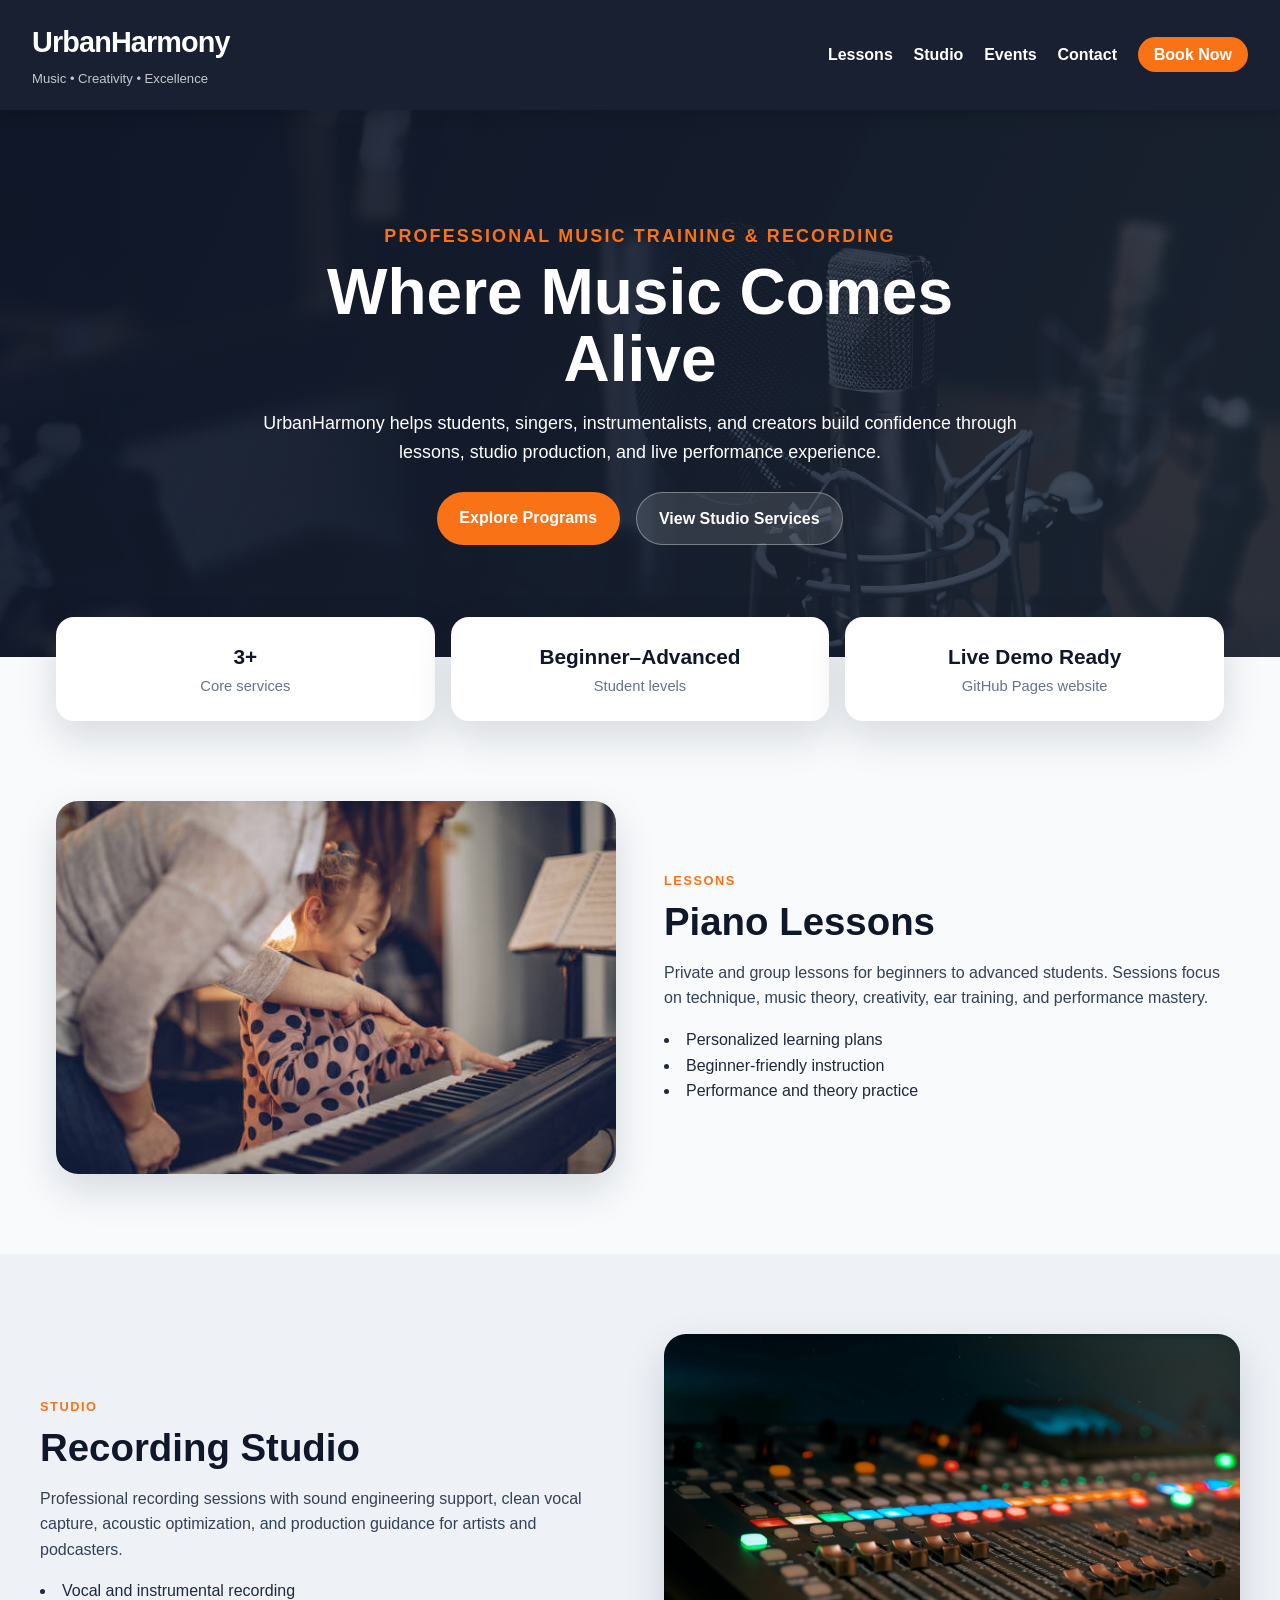
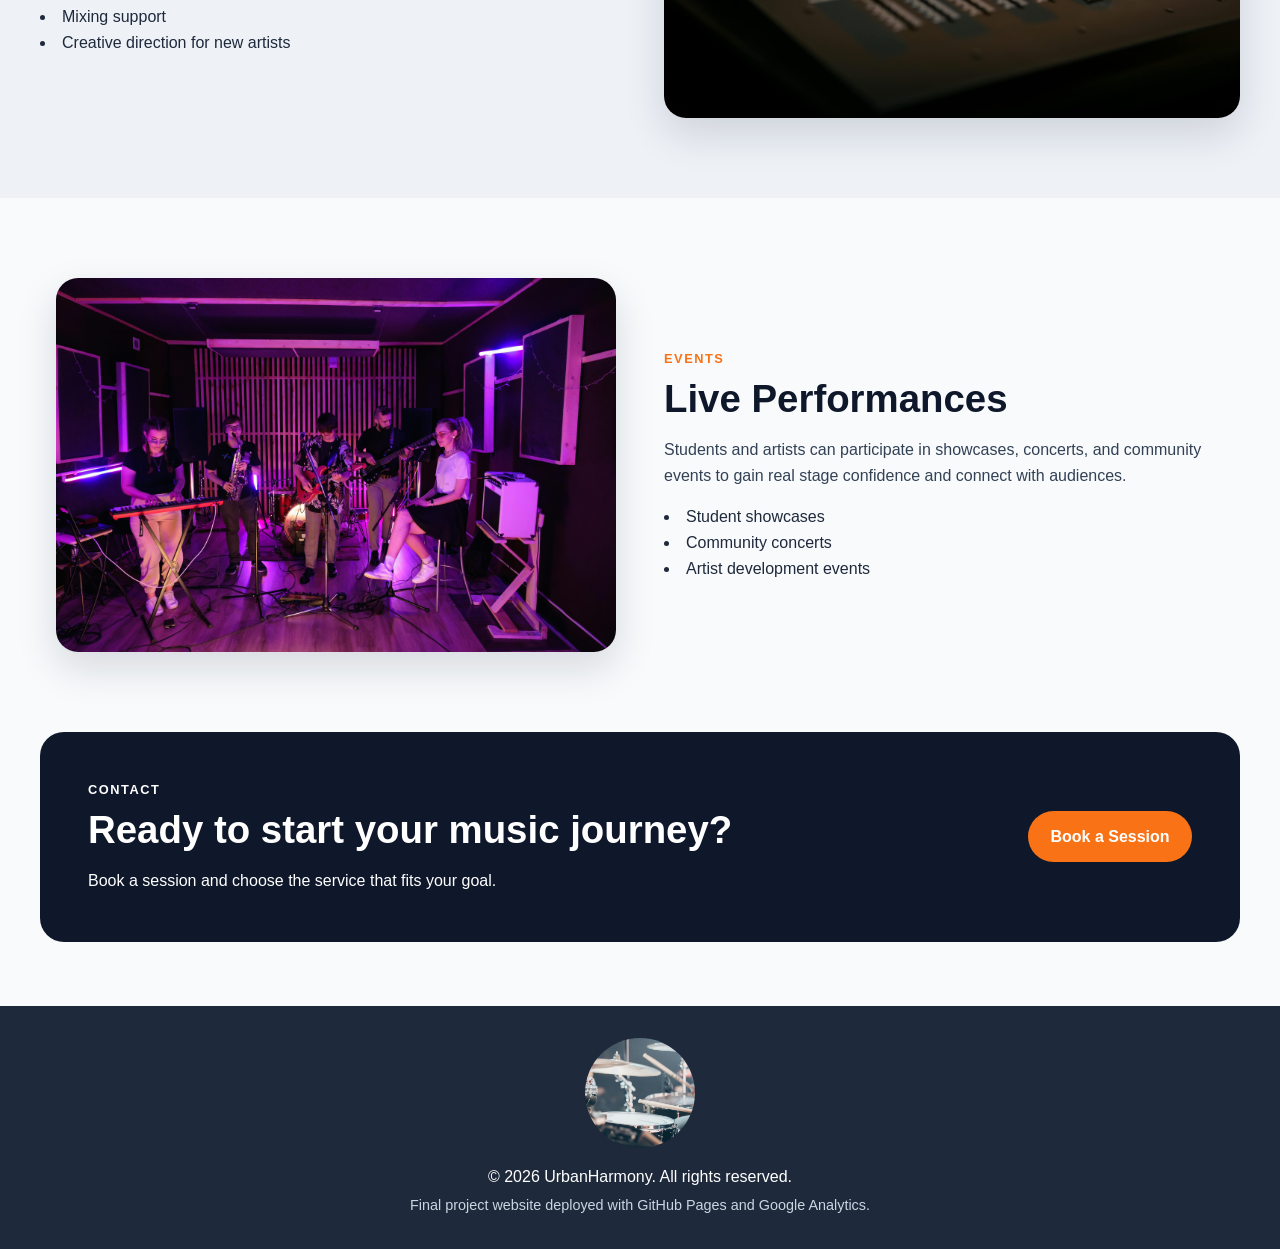
<file: index.html>
<!DOCTYPE html>
<html lang="en">
<head>
    <!-- Google tag (gtag.js) -->
<script async src="https://www.googletagmanager.com/gtag/js?id=G-K4JQ4EY55C"></script>
<script>
  window.dataLayer = window.dataLayer || [];
  function gtag(){dataLayer.push(arguments);}
  gtag('js', new Date());

  gtag('config', 'G-K4JQ4EY55C');
</script>
    
    <meta charset="UTF-8">
    <meta name="viewport" content="width=device-width, initial-scale=1.0">
    <meta name="description" content="UrbanHarmony is a professional music school and recording studio offering lessons, studio sessions, and live performance opportunities.">
    <title>UrbanHarmony | Music School & Studio</title>

    <link rel="stylesheet" href="styles.css">
</head>
<body>
<a class="skip-link" href="#main-content">Skip to main content</a>

<div class="page-container">
    <header class="header">
        <div class="brand">
            <h1>UrbanHarmony</h1>
            <span class="tagline">Music • Creativity • Excellence</span>
        </div>

        <nav class="navigation" aria-label="Main navigation">
            <ul>
                <li><a href="#lessons">Lessons</a></li>
                <li><a href="#studio">Studio</a></li>
                <li><a href="#events">Events</a></li>
                <li><a href="#contact">Contact</a></li>
                <li><a href="#" class="btn-nav" id="open-booking">Book Now</a></li>
            </ul>
        </nav>
    </header>

    <main class="main-content" id="main-content">
        <section class="hero">
            <div class="hero-text">
                <p class="hero-kicker">Professional Music Training & Recording</p>
                <h2>Where Music Comes Alive</h2>
                <p>UrbanHarmony helps students, singers, instrumentalists, and creators build confidence through lessons, studio production, and live performance experience.</p>
                <div class="hero-actions">
                    <a href="#lessons" class="btn-primary">Explore Programs</a>
                    <a href="#studio" class="btn-secondary">View Studio Services</a>
                </div>
            </div>
        </section>

        <section class="stats-section" aria-label="UrbanHarmony highlights">
            <div>
                <strong>3+</strong>
                <span>Core services</span>
            </div>
            <div>
                <strong>Beginner–Advanced</strong>
                <span>Student levels</span>
            </div>
            <div>
                <strong>Live Demo Ready</strong>
                <span>GitHub Pages website</span>
            </div>
        </section>

        <section id="lessons" class="content-section">
            <div class="section-grid">
                <div class="section-image">
                    <img src="images/piano-lessons.jpg" alt="Instructor giving piano lessons to a student">
                </div>
                <div class="section-text">
                    <p class="section-label">Lessons</p>
                    <h2>Piano Lessons</h2>
                    <p>Private and group lessons for beginners to advanced students. Sessions focus on technique, music theory, creativity, ear training, and performance mastery.</p>
                    <ul class="feature-list">
                        <li>Personalized learning plans</li>
                        <li>Beginner-friendly instruction</li>
                        <li>Performance and theory practice</li>
                    </ul>
                </div>
            </div>
        </section>

        <section id="studio" class="content-section alt-section">
            <div class="section-grid reverse-on-mobile">
                <div class="section-text">
                    <p class="section-label">Studio</p>
                    <h2>Recording Studio</h2>
                    <p>Professional recording sessions with sound engineering support, clean vocal capture, acoustic optimization, and production guidance for artists and podcasters.</p>
                    <ul class="feature-list">
                        <li>Vocal and instrumental recording</li>
                        <li>Mixing support</li>
                        <li>Creative direction for new artists</li>
                    </ul>
                </div>
                <div class="section-image">
                    <img src="images/recording-session.jpg" alt="Artist recording music in a professional studio">
                </div>
            </div>
        </section>

        <section id="events" class="content-section">
            <div class="section-grid">
                <div class="section-image">
                    <img src="images/live-performance.jpg" alt="Musician performing live on stage">
                </div>
                <div class="section-text">
                    <p class="section-label">Events</p>
                    <h2>Live Performances</h2>
                    <p>Students and artists can participate in showcases, concerts, and community events to gain real stage confidence and connect with audiences.</p>
                    <ul class="feature-list">
                        <li>Student showcases</li>
                        <li>Community concerts</li>
                        <li>Artist development events</li>
                    </ul>
                </div>
            </div>
        </section>

        <section id="contact" class="contact-section">
            <div>
                <p class="section-label">Contact</p>
                <h2>Ready to start your music journey?</h2>
                <p>Book a session and choose the service that fits your goal.</p>
            </div>
            <button class="btn-primary" id="open-booking-bottom" type="button">Book a Session</button>
        </section>
    </main>

    <footer class="footer">
        <div class="footer-content">
            <img src="images/footer-logo.jpg" alt="UrbanHarmony logo">
            <p>&copy; 2026 UrbanHarmony. All rights reserved.</p>
            <p class="footer-note">Final project website deployed with GitHub Pages and Google Analytics.</p>
        </div>
    </footer>
</div>

<div class="modal" id="booking-modal" aria-hidden="true" role="dialog" aria-labelledby="booking-title">
    <div class="modal-content">
        <button class="close-btn" id="close-booking" type="button" aria-label="Close booking form">&times;</button>

        <h2 id="booking-title">Book a Session</h2>
        <p class="modal-intro">Complete the form below to request a lesson, studio session, or performance booking.</p>

        <form class="booking-form" id="booking-form">
            <div class="form-group">
                <label for="full-name">Full Name</label>
                <input id="full-name" type="text" required>
            </div>

            <div class="form-group">
                <label for="email">Email</label>
                <input id="email" type="email" required>
            </div>

            <div class="form-group">
                <label for="service">Service</label>
                <select id="service">
                    <option>Piano Lessons</option>
                    <option>Recording Studio</option>
                    <option>Live Event Booking</option>
                </select>
            </div>

            <button type="submit" class="btn-primary">Submit Booking</button>
            <p class="form-message" id="form-message" role="status"></p>
        </form>
    </div>
</div>

<script>
const openBtn = document.getElementById("open-booking");
const openBottomBtn = document.getElementById("open-booking-bottom");
const modal = document.getElementById("booking-modal");
const closeBtn = document.getElementById("close-booking");
const bookingForm = document.getElementById("booking-form");
const formMessage = document.getElementById("form-message");

function openModal(event) {
    if (event) event.preventDefault();
    modal.style.display = "flex";
    modal.setAttribute("aria-hidden", "false");
    document.body.style.overflow = "hidden";

    if (typeof gtag === "function") {
        gtag("event", "open_booking_modal", {
            event_category: "engagement",
            event_label: "Book Now"
        });
    }
}

function closeModal() {
    modal.style.display = "none";
    modal.setAttribute("aria-hidden", "true");
    document.body.style.overflow = "auto";
}

openBtn.addEventListener("click", openModal);
openBottomBtn.addEventListener("click", openModal);
closeBtn.addEventListener("click", closeModal);

window.addEventListener("click", function(e) {
    if (e.target === modal) {
        closeModal();
    }
});

window.addEventListener("keydown", function(e) {
    if (e.key === "Escape" && modal.style.display === "flex") {
        closeModal();
    }
});

bookingForm.addEventListener("submit", function(e) {
    e.preventDefault();
    formMessage.textContent = "Thank you. Your booking request has been received for demo purposes.";
    bookingForm.reset();

    if (typeof gtag === "function") {
        gtag("event", "submit_booking_form", {
            event_category: "lead",
            event_label: "Booking Form"
        });
    }
});
</script>

</body>
</html>
</file>
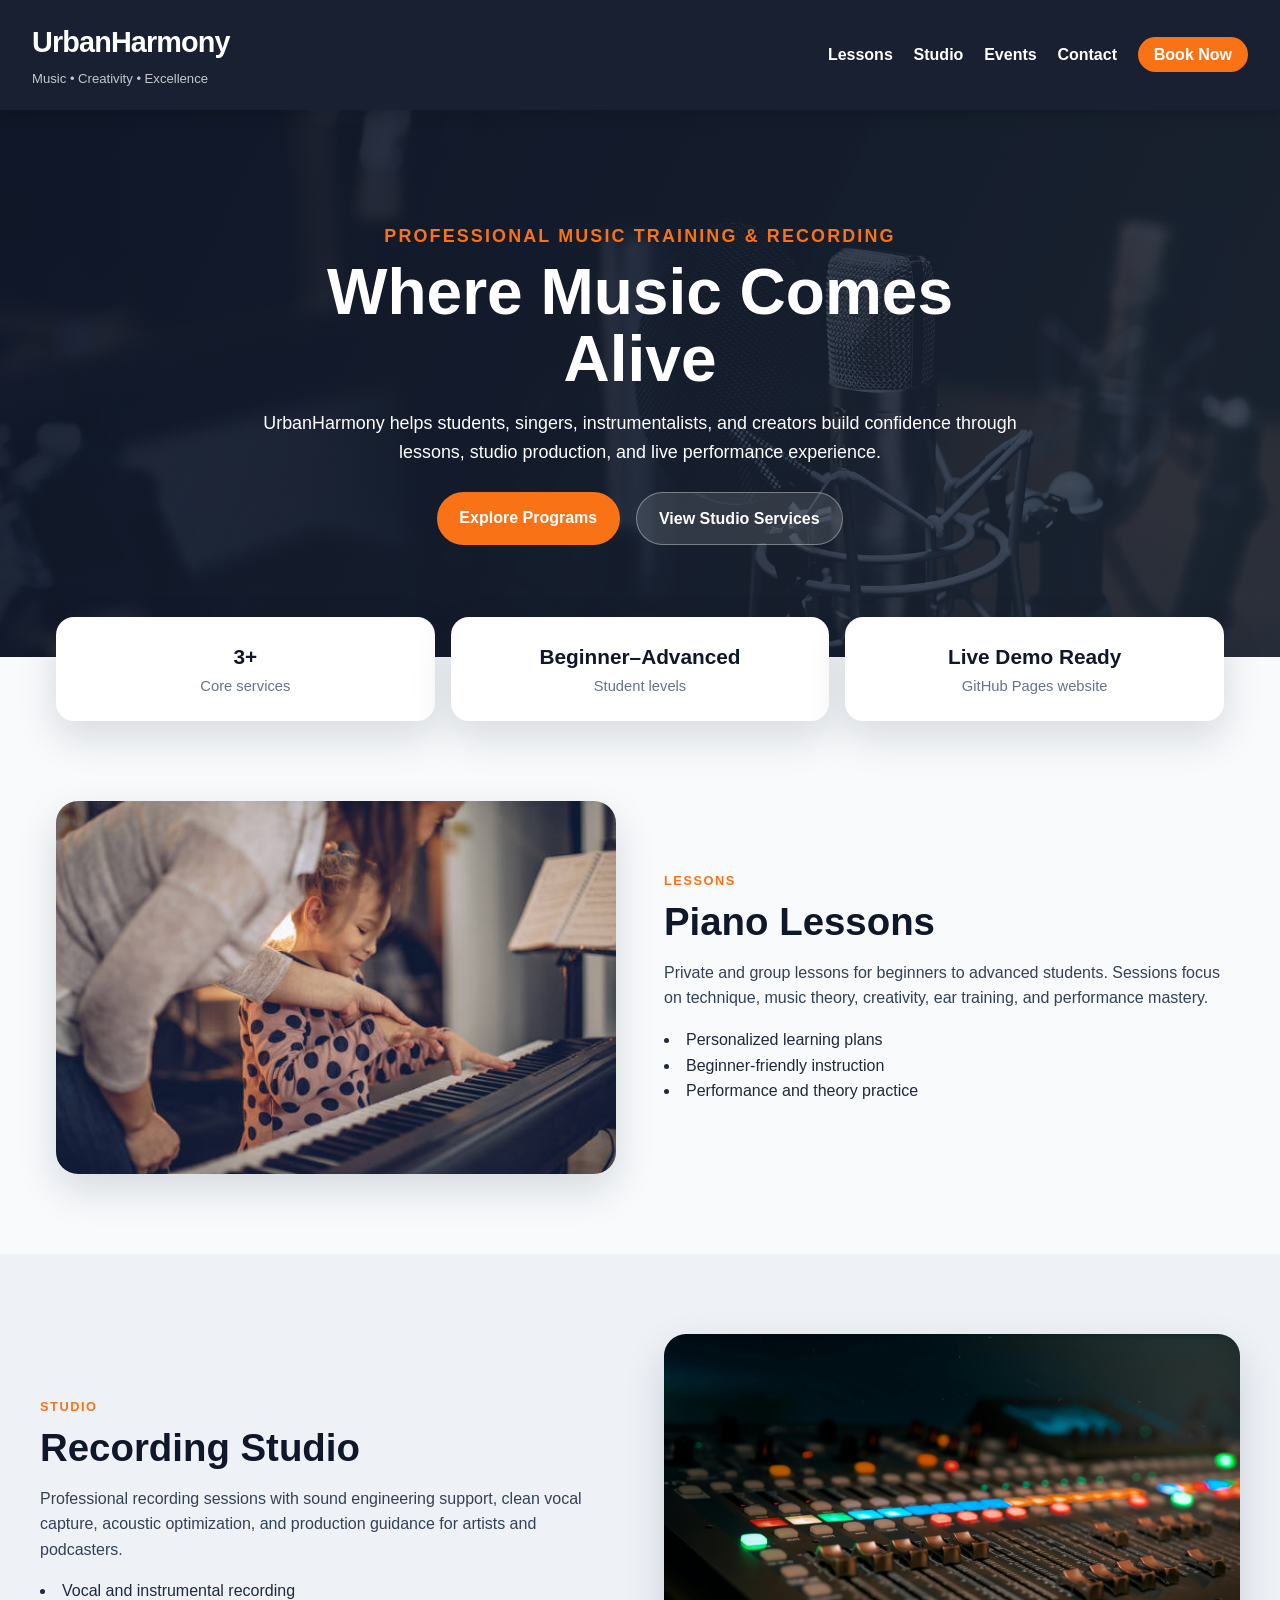
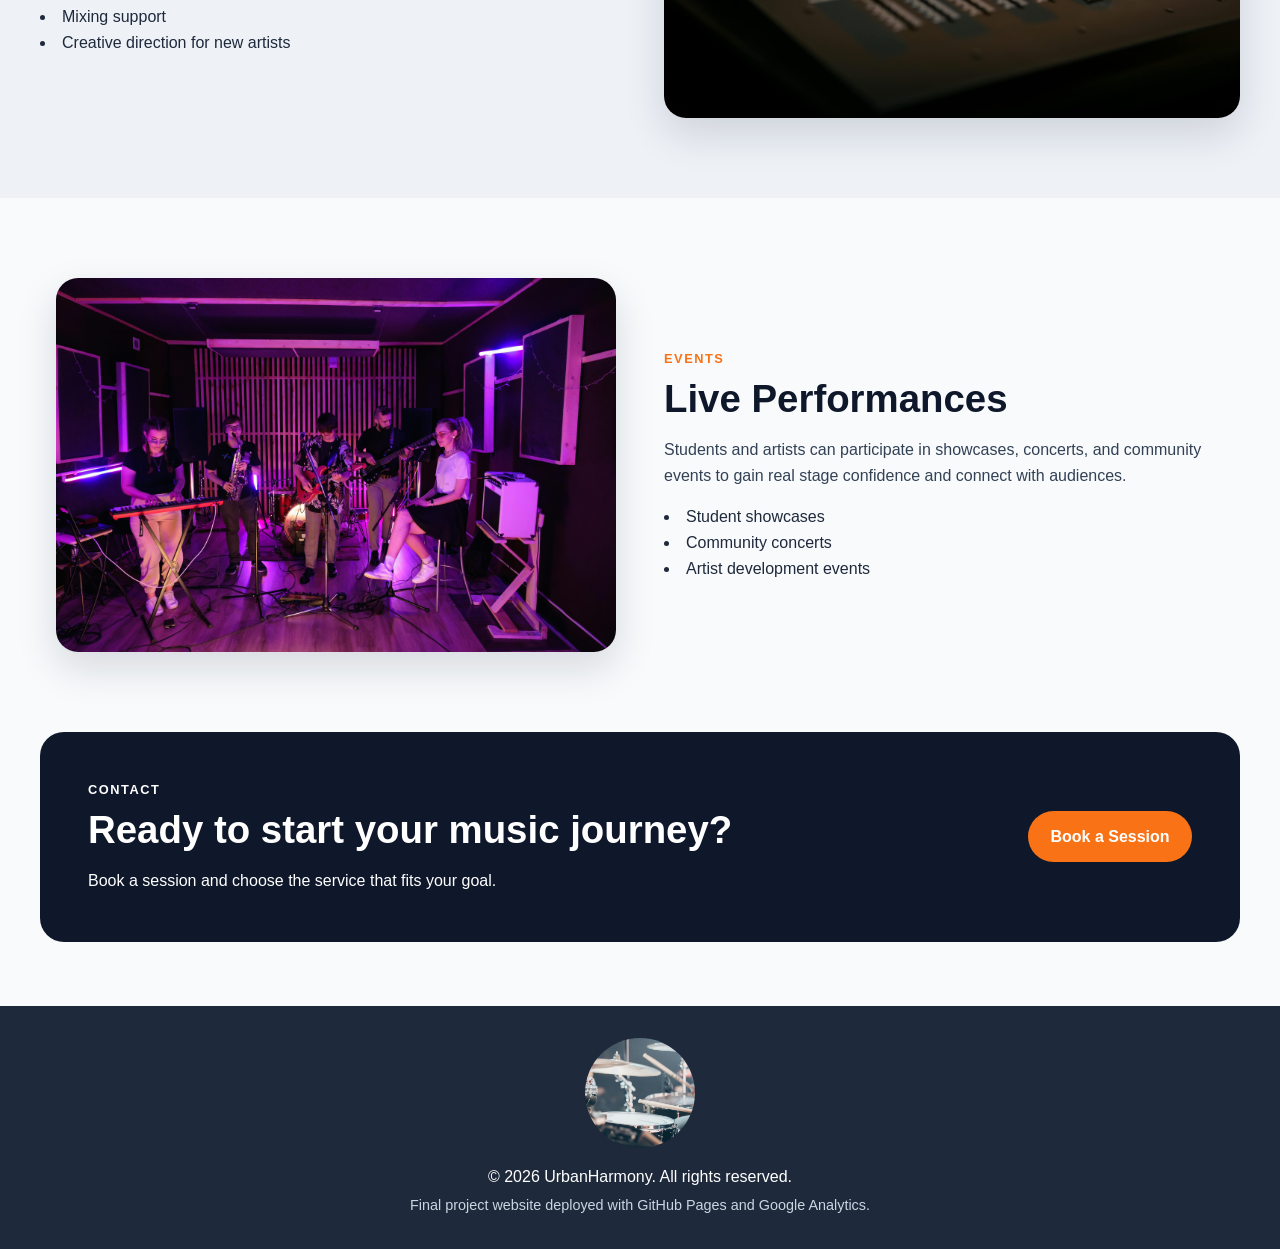
<file: urbanharmony/index.html>
<!DOCTYPE html>
<html lang="en">
<head>
    <!-- Google tag (gtag.js) -->
<script async src="https://www.googletagmanager.com/gtag/js?id=G-K4JQ4EY55C"></script>
<script>
  window.dataLayer = window.dataLayer || [];
  function gtag(){dataLayer.push(arguments);}
  gtag('js', new Date());

  gtag('config', 'G-K4JQ4EY55C');
</script>
    
    <meta charset="UTF-8">
    <meta name="viewport" content="width=device-width, initial-scale=1.0">
    <meta name="description" content="UrbanHarmony is a professional music school and recording studio offering lessons, studio sessions, and live performance opportunities.">
    <title>UrbanHarmony | Music School & Studio</title>


    <link rel="stylesheet" href="styles.css">
</head>
<body>
<a class="skip-link" href="#main-content">Skip to main content</a>

<div class="page-container">
    <header class="header">
        <div class="brand">
            <h1>UrbanHarmony</h1>
            <span class="tagline">Music • Creativity • Excellence</span>
        </div>

        <nav class="navigation" aria-label="Main navigation">
            <ul>
                <li><a href="#lessons">Lessons</a></li>
                <li><a href="#studio">Studio</a></li>
                <li><a href="#events">Events</a></li>
                <li><a href="#contact">Contact</a></li>
                <li><a href="#" class="btn-nav" id="open-booking">Book Now</a></li>
            </ul>
        </nav>
    </header>

    <main class="main-content" id="main-content">
        <section class="hero">
            <div class="hero-text">
                <p class="hero-kicker">Professional Music Training & Recording</p>
                <h2>Where Music Comes Alive</h2>
                <p>UrbanHarmony helps students, singers, instrumentalists, and creators build confidence through lessons, studio production, and live performance experience.</p>
                <div class="hero-actions">
                    <a href="#lessons" class="btn-primary">Explore Programs</a>
                    <a href="#studio" class="btn-secondary">View Studio Services</a>
                </div>
            </div>
        </section>

        <section class="stats-section" aria-label="UrbanHarmony highlights">
            <div>
                <strong>3+</strong>
                <span>Core services</span>
            </div>
            <div>
                <strong>Beginner–Advanced</strong>
                <span>Student levels</span>
            </div>
            <div>
                <strong>Live Demo Ready</strong>
                <span>GitHub Pages website</span>
            </div>
        </section>

        <section id="lessons" class="content-section">
            <div class="section-grid">
                <div class="section-image">
                    <img src="images/piano-lessons.jpg" alt="Instructor giving piano lessons to a student">
                </div>
                <div class="section-text">
                    <p class="section-label">Lessons</p>
                    <h2>Piano Lessons</h2>
                    <p>Private and group lessons for beginners to advanced students. Sessions focus on technique, music theory, creativity, ear training, and performance mastery.</p>
                    <ul class="feature-list">
                        <li>Personalized learning plans</li>
                        <li>Beginner-friendly instruction</li>
                        <li>Performance and theory practice</li>
                    </ul>
                </div>
            </div>
        </section>

        <section id="studio" class="content-section alt-section">
            <div class="section-grid reverse-on-mobile">
                <div class="section-text">
                    <p class="section-label">Studio</p>
                    <h2>Recording Studio</h2>
                    <p>Professional recording sessions with sound engineering support, clean vocal capture, acoustic optimization, and production guidance for artists and podcasters.</p>
                    <ul class="feature-list">
                        <li>Vocal and instrumental recording</li>
                        <li>Mixing support</li>
                        <li>Creative direction for new artists</li>
                    </ul>
                </div>
                <div class="section-image">
                    <img src="images/recording-session.jpg" alt="Artist recording music in a professional studio">
                </div>
            </div>
        </section>

        <section id="events" class="content-section">
            <div class="section-grid">
                <div class="section-image">
                    <img src="images/live-performance.jpg" alt="Musician performing live on stage">
                </div>
                <div class="section-text">
                    <p class="section-label">Events</p>
                    <h2>Live Performances</h2>
                    <p>Students and artists can participate in showcases, concerts, and community events to gain real stage confidence and connect with audiences.</p>
                    <ul class="feature-list">
                        <li>Student showcases</li>
                        <li>Community concerts</li>
                        <li>Artist development events</li>
                    </ul>
                </div>
            </div>
        </section>

        <section id="contact" class="contact-section">
            <div>
                <p class="section-label">Contact</p>
                <h2>Ready to start your music journey?</h2>
                <p>Book a session and choose the service that fits your goal.</p>
            </div>
            <button class="btn-primary" id="open-booking-bottom" type="button">Book a Session</button>
        </section>
    </main>

    <footer class="footer">
        <div class="footer-content">
            <img src="images/footer-logo.jpg" alt="UrbanHarmony logo">
            <p>&copy; 2026 UrbanHarmony. All rights reserved.</p>
            <p class="footer-note">Final project website deployed with GitHub Pages and Google Analytics.</p>
        </div>
    </footer>
</div>

<div class="modal" id="booking-modal" aria-hidden="true" role="dialog" aria-labelledby="booking-title">
    <div class="modal-content">
        <button class="close-btn" id="close-booking" type="button" aria-label="Close booking form">&times;</button>

        <h2 id="booking-title">Book a Session</h2>
        <p class="modal-intro">Complete the form below to request a lesson, studio session, or performance booking.</p>

        <form class="booking-form" id="booking-form">
            <div class="form-group">
                <label for="full-name">Full Name</label>
                <input id="full-name" type="text" required>
            </div>

            <div class="form-group">
                <label for="email">Email</label>
                <input id="email" type="email" required>
            </div>

            <div class="form-group">
                <label for="service">Service</label>
                <select id="service">
                    <option>Piano Lessons</option>
                    <option>Recording Studio</option>
                    <option>Live Event Booking</option>
                </select>
            </div>

            <button type="submit" class="btn-primary">Submit Booking</button>
            <p class="form-message" id="form-message" role="status"></p>
        </form>
    </div>
</div>

<script>
const openBtn = document.getElementById("open-booking");
const openBottomBtn = document.getElementById("open-booking-bottom");
const modal = document.getElementById("booking-modal");
const closeBtn = document.getElementById("close-booking");
const bookingForm = document.getElementById("booking-form");
const formMessage = document.getElementById("form-message");

function openModal(event) {
    if (event) event.preventDefault();
    modal.style.display = "flex";
    modal.setAttribute("aria-hidden", "false");
    document.body.style.overflow = "hidden";

    if (typeof gtag === "function") {
        gtag("event", "open_booking_modal", {
            event_category: "engagement",
            event_label: "Book Now"
        });
    }
}

function closeModal() {
    modal.style.display = "none";
    modal.setAttribute("aria-hidden", "true");
    document.body.style.overflow = "auto";
}

openBtn.addEventListener("click", openModal);
openBottomBtn.addEventListener("click", openModal);
closeBtn.addEventListener("click", closeModal);

window.addEventListener("click", function(e) {
    if (e.target === modal) {
        closeModal();
    }
});

window.addEventListener("keydown", function(e) {
    if (e.key === "Escape" && modal.style.display === "flex") {
        closeModal();
    }
});

bookingForm.addEventListener("submit", function(e) {
    e.preventDefault();
    formMessage.textContent = "Thank you. Your booking request has been received for demo purposes.";
    bookingForm.reset();

    if (typeof gtag === "function") {
        gtag("event", "submit_booking_form", {
            event_category: "lead",
            event_label: "Booking Form"
        });
    }
});
</script>

</body>
</html>
</file>
<file: styles.css>
html {
    scroll-behavior: smooth;
}

:root {
    --primary: #0f172a;
    --secondary: #1e293b;
    --accent: #f97316;
    --accent-dark: #ea580c;
    --light: #f8fafc;
    --soft: #eef2f7;
    --white: #ffffff;
    --text: #334155;
    --muted: #64748b;
    --font-main: 'Segoe UI', Arial, sans-serif;
    --max-width: 1200px;
    --transition: 0.3s ease;
    --shadow: 0 16px 40px rgba(15, 23, 42, 0.14);
}

* {
    margin: 0;
    padding: 0;
    box-sizing: border-box;
}

body {
    font-family: var(--font-main);
    background: var(--light);
    color: var(--text);
    line-height: 1.6;
}

img {
    max-width: 100%;
    display: block;
}

.skip-link {
    position: absolute;
    top: -50px;
    left: 1rem;
    background: var(--accent);
    color: white;
    padding: 0.7rem 1rem;
    border-radius: 8px;
    z-index: 2000;
}

.skip-link:focus {
    top: 1rem;
}

.page-container {
    display: grid;
    grid-template-rows: auto 1fr auto;
    min-height: 100vh;
}

.header {
    background: rgba(15, 23, 42, 0.96);
    color: white;
    display: flex;
    justify-content: space-between;
    align-items: center;
    padding: 1.2rem 2rem;
    position: sticky;
    top: 0;
    z-index: 999;
    box-shadow: 0 4px 14px rgba(0,0,0,0.18);
    backdrop-filter: blur(10px);
}

.brand h1 {
    font-size: 1.8rem;
    letter-spacing: -0.03em;
}

.tagline {
    font-size: 0.82rem;
    opacity: 0.75;
}

.navigation ul {
    list-style: none;
    display: flex;
    align-items: center;
    gap: 1.3rem;
}

.navigation a {
    text-decoration: none;
    color: white;
    transition: var(--transition);
    font-weight: 600;
}

.navigation a:hover,
.navigation a:focus {
    color: var(--accent);
}

.btn-nav {
    background: var(--accent);
    padding: 0.55rem 1rem;
    border-radius: 999px;
}

.btn-nav:hover,
.btn-nav:focus {
    background: var(--accent-dark);
    color: white !important;
    transform: translateY(-2px);
}

.main-content {
    width: 100%;
}

.hero {
    background: linear-gradient(115deg, rgba(15, 23, 42, 0.94), rgba(30, 41, 59, 0.78)), url("images/hero-studio.jpg") center/cover no-repeat;
    color: white;
    text-align: center;
    padding: 7rem 1rem;
}

.hero-text {
    max-width: 780px;
    margin: 0 auto;
}

.hero-kicker,
.section-label {
    color: var(--accent);
    font-weight: 800;
    text-transform: uppercase;
    letter-spacing: 0.12em;
    font-size: 0.8rem;
    margin-bottom: 0.5rem;
}

.hero h2 {
    font-size: clamp(2.3rem, 5vw, 4.8rem);
    line-height: 1.05;
    margin-bottom: 1rem;
}

.hero p {
    font-size: 1.12rem;
}

.hero-actions {
    display: flex;
    justify-content: center;
    flex-wrap: wrap;
    gap: 1rem;
    margin-top: 1.6rem;
}

.btn-primary,
.btn-secondary {
    display: inline-block;
    padding: 0.8rem 1.4rem;
    border-radius: 999px;
    text-decoration: none;
    transition: var(--transition);
    border: none;
    cursor: pointer;
    font: inherit;
    font-weight: 800;
}

.btn-primary {
    background: var(--accent);
    color: white;
}

.btn-primary:hover,
.btn-primary:focus {
    background: var(--accent-dark);
    transform: translateY(-3px);
}

.btn-secondary {
    background: rgba(255,255,255,0.12);
    color: white;
    border: 1px solid rgba(255,255,255,0.35);
}

.btn-secondary:hover,
.btn-secondary:focus {
    background: white;
    color: var(--primary);
}

.stats-section {
    max-width: var(--max-width);
    margin: -2.5rem auto 0;
    padding: 0 1rem;
    display: grid;
    grid-template-columns: repeat(3, 1fr);
    gap: 1rem;
    position: relative;
    z-index: 2;
}

.stats-section div {
    background: white;
    padding: 1.4rem;
    border-radius: 18px;
    box-shadow: var(--shadow);
    text-align: center;
}

.stats-section strong {
    color: var(--primary);
    display: block;
    font-size: 1.3rem;
}

.stats-section span {
    color: var(--muted);
    font-size: 0.92rem;
}

.content-section {
    max-width: var(--max-width);
    margin: 0 auto;
    padding: 5rem 1rem;
}

.alt-section {
    max-width: 100%;
    background: var(--soft);
}

.alt-section .section-grid {
    max-width: var(--max-width);
    margin: 0 auto;
}

.section-grid {
    display: grid;
    grid-template-columns: 1fr 1fr;
    gap: 3rem;
    align-items: center;
}

.section-image img {
    width: 100%;
    min-height: 330px;
    object-fit: cover;
    border-radius: 22px;
    box-shadow: var(--shadow);
    transition: var(--transition);
}

.section-image img:hover {
    transform: scale(1.025);
}

.section-text h2,
.contact-section h2 {
    margin-bottom: 1rem;
    color: var(--primary);
    font-size: clamp(1.8rem, 3vw, 2.6rem);
    line-height: 1.15;
}

.feature-list {
    margin-top: 1rem;
    list-style-position: inside;
    color: var(--secondary);
}

.contact-section {
    max-width: var(--max-width);
    margin: 0 auto 4rem;
    padding: 3rem;
    display: flex;
    justify-content: space-between;
    align-items: center;
    gap: 2rem;
    background: var(--primary);
    color: white;
    border-radius: 24px;
}

.contact-section h2,
.contact-section p {
    color: white;
}

.modal {
    display: none;
    position: fixed;
    inset: 0;
    background: rgba(0, 0, 0, 0.65);
    backdrop-filter: blur(5px);
    justify-content: center;
    align-items: center;
    z-index: 1000;
    padding: 1rem;
}

.modal-content {
    background: white;
    padding: 2rem;
    border-radius: 18px;
    width: 100%;
    max-width: 520px;
    position: relative;
    animation: fadeIn 0.3s ease;
    box-shadow: var(--shadow);
}

.close-btn {
    position: absolute;
    top: 14px;
    right: 18px;
    font-size: 1.8rem;
    cursor: pointer;
    background: transparent;
    border: none;
    color: var(--secondary);
}

.modal-intro {
    color: var(--muted);
    margin-top: 0.5rem;
}

.booking-form {
    margin-top: 1.5rem;
    display: grid;
    gap: 1.1rem;
}

.form-group {
    display: flex;
    flex-direction: column;
}

.form-group label {
    margin-bottom: 0.4rem;
    font-weight: 700;
    color: var(--primary);
}

.form-group input,
.form-group select {
    padding: 0.75rem;
    border-radius: 10px;
    border: 1px solid #cbd5e1;
    font-family: var(--font-main);
    font-size: 1rem;
}

.form-group input:focus,
.form-group select:focus {
    outline: none;
    border-color: var(--accent);
    box-shadow: 0 0 0 3px rgba(249, 115, 22, 0.16);
}

.form-message {
    color: #15803d;
    font-weight: 700;
    min-height: 22px;
}

@keyframes fadeIn {
    from {
        opacity: 0;
        transform: translateY(-20px);
    }
    to {
        opacity: 1;
        transform: translateY(0);
    }
}

.footer {
    background: var(--secondary);
    color: white;
    text-align: center;
    padding: 2rem 1rem;
}

.footer img {
    width: 110px;
    height: 110px;
    object-fit: cover;
    border-radius: 50%;
    margin: 0 auto 1rem;
}

.footer-note {
    color: #cbd5e1;
    font-size: 0.9rem;
    margin-top: 0.3rem;
}

@media (max-width: 900px) {
    .header,
    .navigation ul,
    .contact-section {
        flex-direction: column;
    }

    .navigation ul {
        gap: 0.8rem;
    }

    .section-grid,
    .stats-section {
        grid-template-columns: 1fr;
    }

    .reverse-on-mobile .section-image {
        order: -1;
    }

    .stats-section {
        margin-top: 1rem;
    }

    .contact-section {
        align-items: flex-start;
        margin-left: 1rem;
        margin-right: 1rem;
        padding: 2rem;
    }
}

@media (max-width: 600px) {
    .header {
        padding: 1rem;
    }

    .navigation ul {
        align-items: center;
    }

    .hero {
        padding: 5rem 1rem;
    }

    .content-section {
        padding: 3.5rem 1rem;
    }
}
</file>
<file: urbanharmony/styles.css>
html {
    scroll-behavior: smooth;
}

:root {
    --primary: #0f172a;
    --secondary: #1e293b;
    --accent: #f97316;
    --accent-dark: #ea580c;
    --light: #f8fafc;
    --soft: #eef2f7;
    --white: #ffffff;
    --text: #334155;
    --muted: #64748b;
    --font-main: 'Segoe UI', Arial, sans-serif;
    --max-width: 1200px;
    --transition: 0.3s ease;
    --shadow: 0 16px 40px rgba(15, 23, 42, 0.14);
}

* {
    margin: 0;
    padding: 0;
    box-sizing: border-box;
}

body {
    font-family: var(--font-main);
    background: var(--light);
    color: var(--text);
    line-height: 1.6;
}

img {
    max-width: 100%;
    display: block;
}

.skip-link {
    position: absolute;
    top: -50px;
    left: 1rem;
    background: var(--accent);
    color: white;
    padding: 0.7rem 1rem;
    border-radius: 8px;
    z-index: 2000;
}

.skip-link:focus {
    top: 1rem;
}

.page-container {
    display: grid;
    grid-template-rows: auto 1fr auto;
    min-height: 100vh;
}

.header {
    background: rgba(15, 23, 42, 0.96);
    color: white;
    display: flex;
    justify-content: space-between;
    align-items: center;
    padding: 1.2rem 2rem;
    position: sticky;
    top: 0;
    z-index: 999;
    box-shadow: 0 4px 14px rgba(0,0,0,0.18);
    backdrop-filter: blur(10px);
}

.brand h1 {
    font-size: 1.8rem;
    letter-spacing: -0.03em;
}

.tagline {
    font-size: 0.82rem;
    opacity: 0.75;
}

.navigation ul {
    list-style: none;
    display: flex;
    align-items: center;
    gap: 1.3rem;
}

.navigation a {
    text-decoration: none;
    color: white;
    transition: var(--transition);
    font-weight: 600;
}

.navigation a:hover,
.navigation a:focus {
    color: var(--accent);
}

.btn-nav {
    background: var(--accent);
    padding: 0.55rem 1rem;
    border-radius: 999px;
}

.btn-nav:hover,
.btn-nav:focus {
    background: var(--accent-dark);
    color: white !important;
    transform: translateY(-2px);
}

.main-content {
    width: 100%;
}

.hero {
    background: linear-gradient(115deg, rgba(15, 23, 42, 0.94), rgba(30, 41, 59, 0.78)), url("images/hero-studio.jpg") center/cover no-repeat;
    color: white;
    text-align: center;
    padding: 7rem 1rem;
}

.hero-text {
    max-width: 780px;
    margin: 0 auto;
}

.hero-kicker,
.section-label {
    color: var(--accent);
    font-weight: 800;
    text-transform: uppercase;
    letter-spacing: 0.12em;
    font-size: 0.8rem;
    margin-bottom: 0.5rem;
}

.hero h2 {
    font-size: clamp(2.3rem, 5vw, 4.8rem);
    line-height: 1.05;
    margin-bottom: 1rem;
}

.hero p {
    font-size: 1.12rem;
}

.hero-actions {
    display: flex;
    justify-content: center;
    flex-wrap: wrap;
    gap: 1rem;
    margin-top: 1.6rem;
}

.btn-primary,
.btn-secondary {
    display: inline-block;
    padding: 0.8rem 1.4rem;
    border-radius: 999px;
    text-decoration: none;
    transition: var(--transition);
    border: none;
    cursor: pointer;
    font: inherit;
    font-weight: 800;
}

.btn-primary {
    background: var(--accent);
    color: white;
}

.btn-primary:hover,
.btn-primary:focus {
    background: var(--accent-dark);
    transform: translateY(-3px);
}

.btn-secondary {
    background: rgba(255,255,255,0.12);
    color: white;
    border: 1px solid rgba(255,255,255,0.35);
}

.btn-secondary:hover,
.btn-secondary:focus {
    background: white;
    color: var(--primary);
}

.stats-section {
    max-width: var(--max-width);
    margin: -2.5rem auto 0;
    padding: 0 1rem;
    display: grid;
    grid-template-columns: repeat(3, 1fr);
    gap: 1rem;
    position: relative;
    z-index: 2;
}

.stats-section div {
    background: white;
    padding: 1.4rem;
    border-radius: 18px;
    box-shadow: var(--shadow);
    text-align: center;
}

.stats-section strong {
    color: var(--primary);
    display: block;
    font-size: 1.3rem;
}

.stats-section span {
    color: var(--muted);
    font-size: 0.92rem;
}

.content-section {
    max-width: var(--max-width);
    margin: 0 auto;
    padding: 5rem 1rem;
}

.alt-section {
    max-width: 100%;
    background: var(--soft);
}

.alt-section .section-grid {
    max-width: var(--max-width);
    margin: 0 auto;
}

.section-grid {
    display: grid;
    grid-template-columns: 1fr 1fr;
    gap: 3rem;
    align-items: center;
}

.section-image img {
    width: 100%;
    min-height: 330px;
    object-fit: cover;
    border-radius: 22px;
    box-shadow: var(--shadow);
    transition: var(--transition);
}

.section-image img:hover {
    transform: scale(1.025);
}

.section-text h2,
.contact-section h2 {
    margin-bottom: 1rem;
    color: var(--primary);
    font-size: clamp(1.8rem, 3vw, 2.6rem);
    line-height: 1.15;
}

.feature-list {
    margin-top: 1rem;
    list-style-position: inside;
    color: var(--secondary);
}

.contact-section {
    max-width: var(--max-width);
    margin: 0 auto 4rem;
    padding: 3rem;
    display: flex;
    justify-content: space-between;
    align-items: center;
    gap: 2rem;
    background: var(--primary);
    color: white;
    border-radius: 24px;
}

.contact-section h2,
.contact-section p {
    color: white;
}

.modal {
    display: none;
    position: fixed;
    inset: 0;
    background: rgba(0, 0, 0, 0.65);
    backdrop-filter: blur(5px);
    justify-content: center;
    align-items: center;
    z-index: 1000;
    padding: 1rem;
}

.modal-content {
    background: white;
    padding: 2rem;
    border-radius: 18px;
    width: 100%;
    max-width: 520px;
    position: relative;
    animation: fadeIn 0.3s ease;
    box-shadow: var(--shadow);
}

.close-btn {
    position: absolute;
    top: 14px;
    right: 18px;
    font-size: 1.8rem;
    cursor: pointer;
    background: transparent;
    border: none;
    color: var(--secondary);
}

.modal-intro {
    color: var(--muted);
    margin-top: 0.5rem;
}

.booking-form {
    margin-top: 1.5rem;
    display: grid;
    gap: 1.1rem;
}

.form-group {
    display: flex;
    flex-direction: column;
}

.form-group label {
    margin-bottom: 0.4rem;
    font-weight: 700;
    color: var(--primary);
}

.form-group input,
.form-group select {
    padding: 0.75rem;
    border-radius: 10px;
    border: 1px solid #cbd5e1;
    font-family: var(--font-main);
    font-size: 1rem;
}

.form-group input:focus,
.form-group select:focus {
    outline: none;
    border-color: var(--accent);
    box-shadow: 0 0 0 3px rgba(249, 115, 22, 0.16);
}

.form-message {
    color: #15803d;
    font-weight: 700;
    min-height: 22px;
}

@keyframes fadeIn {
    from {
        opacity: 0;
        transform: translateY(-20px);
    }
    to {
        opacity: 1;
        transform: translateY(0);
    }
}

.footer {
    background: var(--secondary);
    color: white;
    text-align: center;
    padding: 2rem 1rem;
}

.footer img {
    width: 110px;
    height: 110px;
    object-fit: cover;
    border-radius: 50%;
    margin: 0 auto 1rem;
}

.footer-note {
    color: #cbd5e1;
    font-size: 0.9rem;
    margin-top: 0.3rem;
}

@media (max-width: 900px) {
    .header,
    .navigation ul,
    .contact-section {
        flex-direction: column;
    }

    .navigation ul {
        gap: 0.8rem;
    }

    .section-grid,
    .stats-section {
        grid-template-columns: 1fr;
    }

    .reverse-on-mobile .section-image {
        order: -1;
    }

    .stats-section {
        margin-top: 1rem;
    }

    .contact-section {
        align-items: flex-start;
        margin-left: 1rem;
        margin-right: 1rem;
        padding: 2rem;
    }
}

@media (max-width: 600px) {
    .header {
        padding: 1rem;
    }

    .navigation ul {
        align-items: center;
    }

    .hero {
        padding: 5rem 1rem;
    }

    .content-section {
        padding: 3.5rem 1rem;
    }
}
</file>
